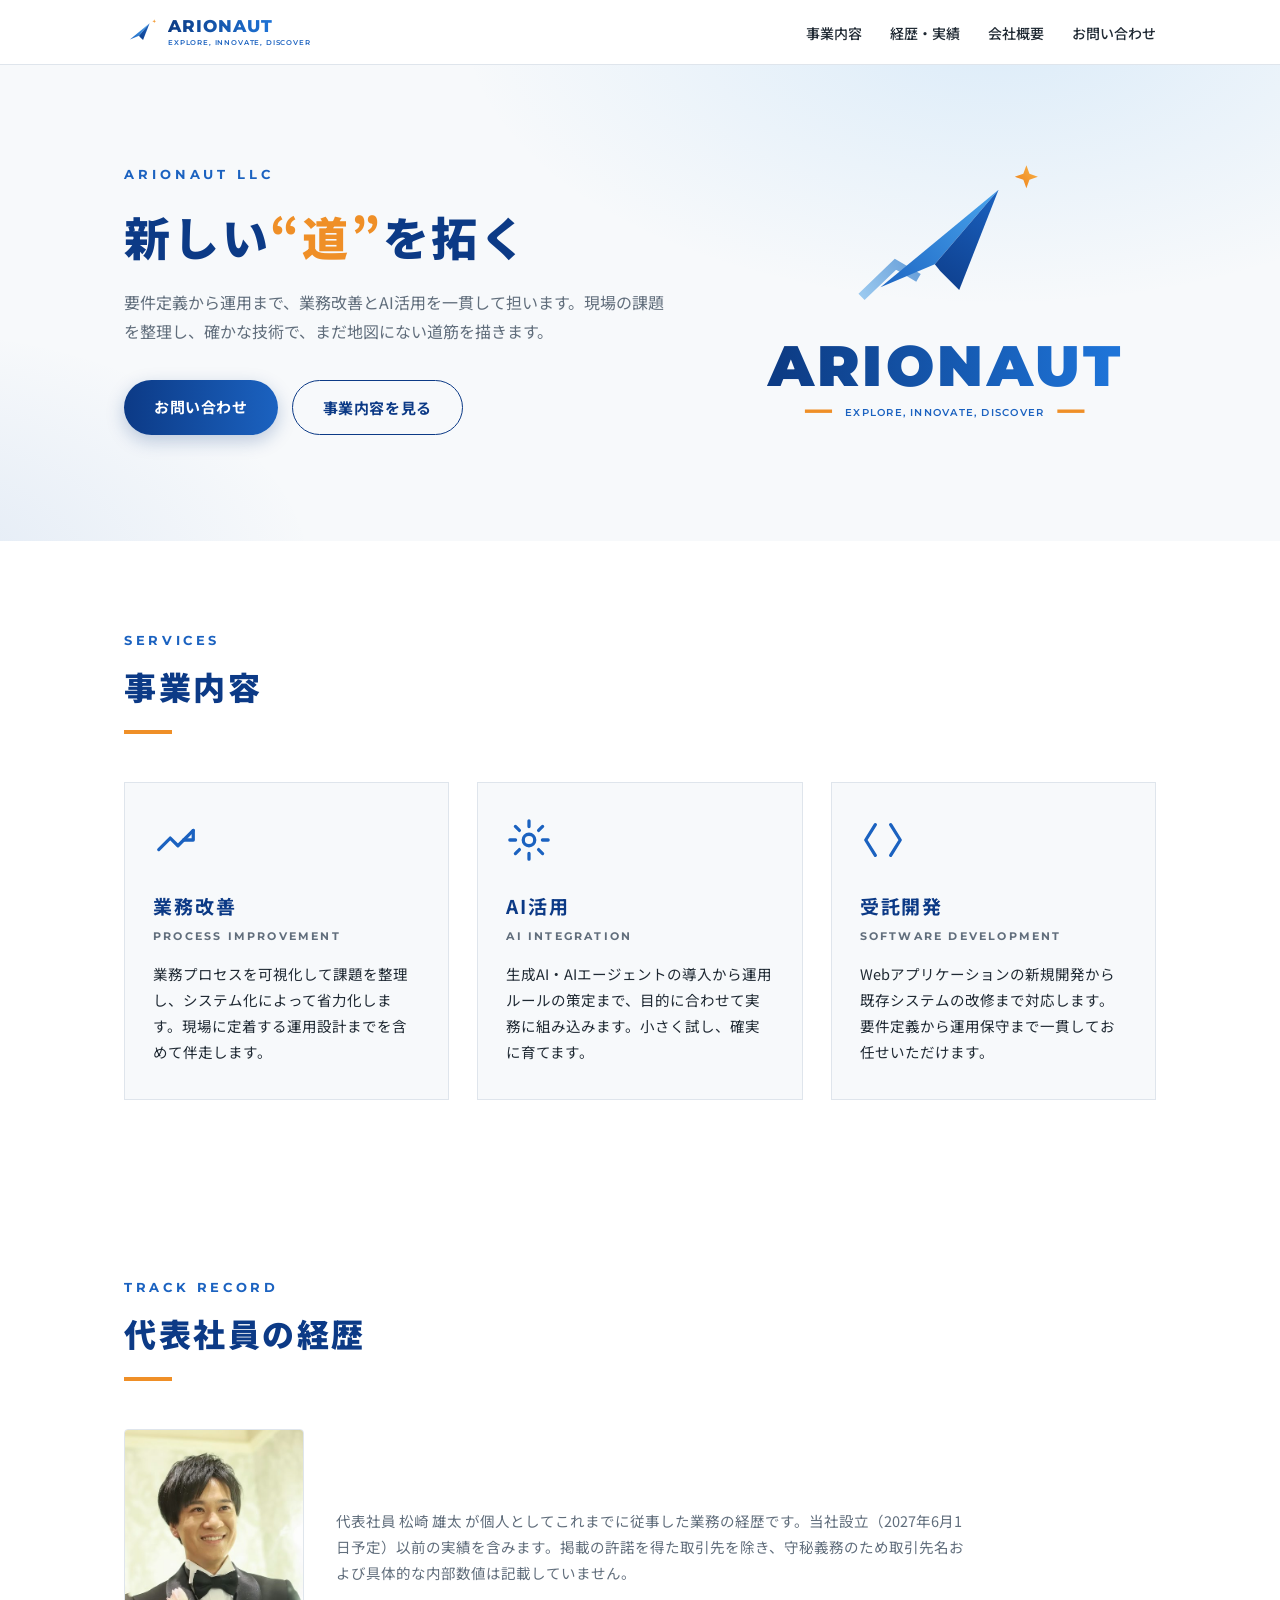
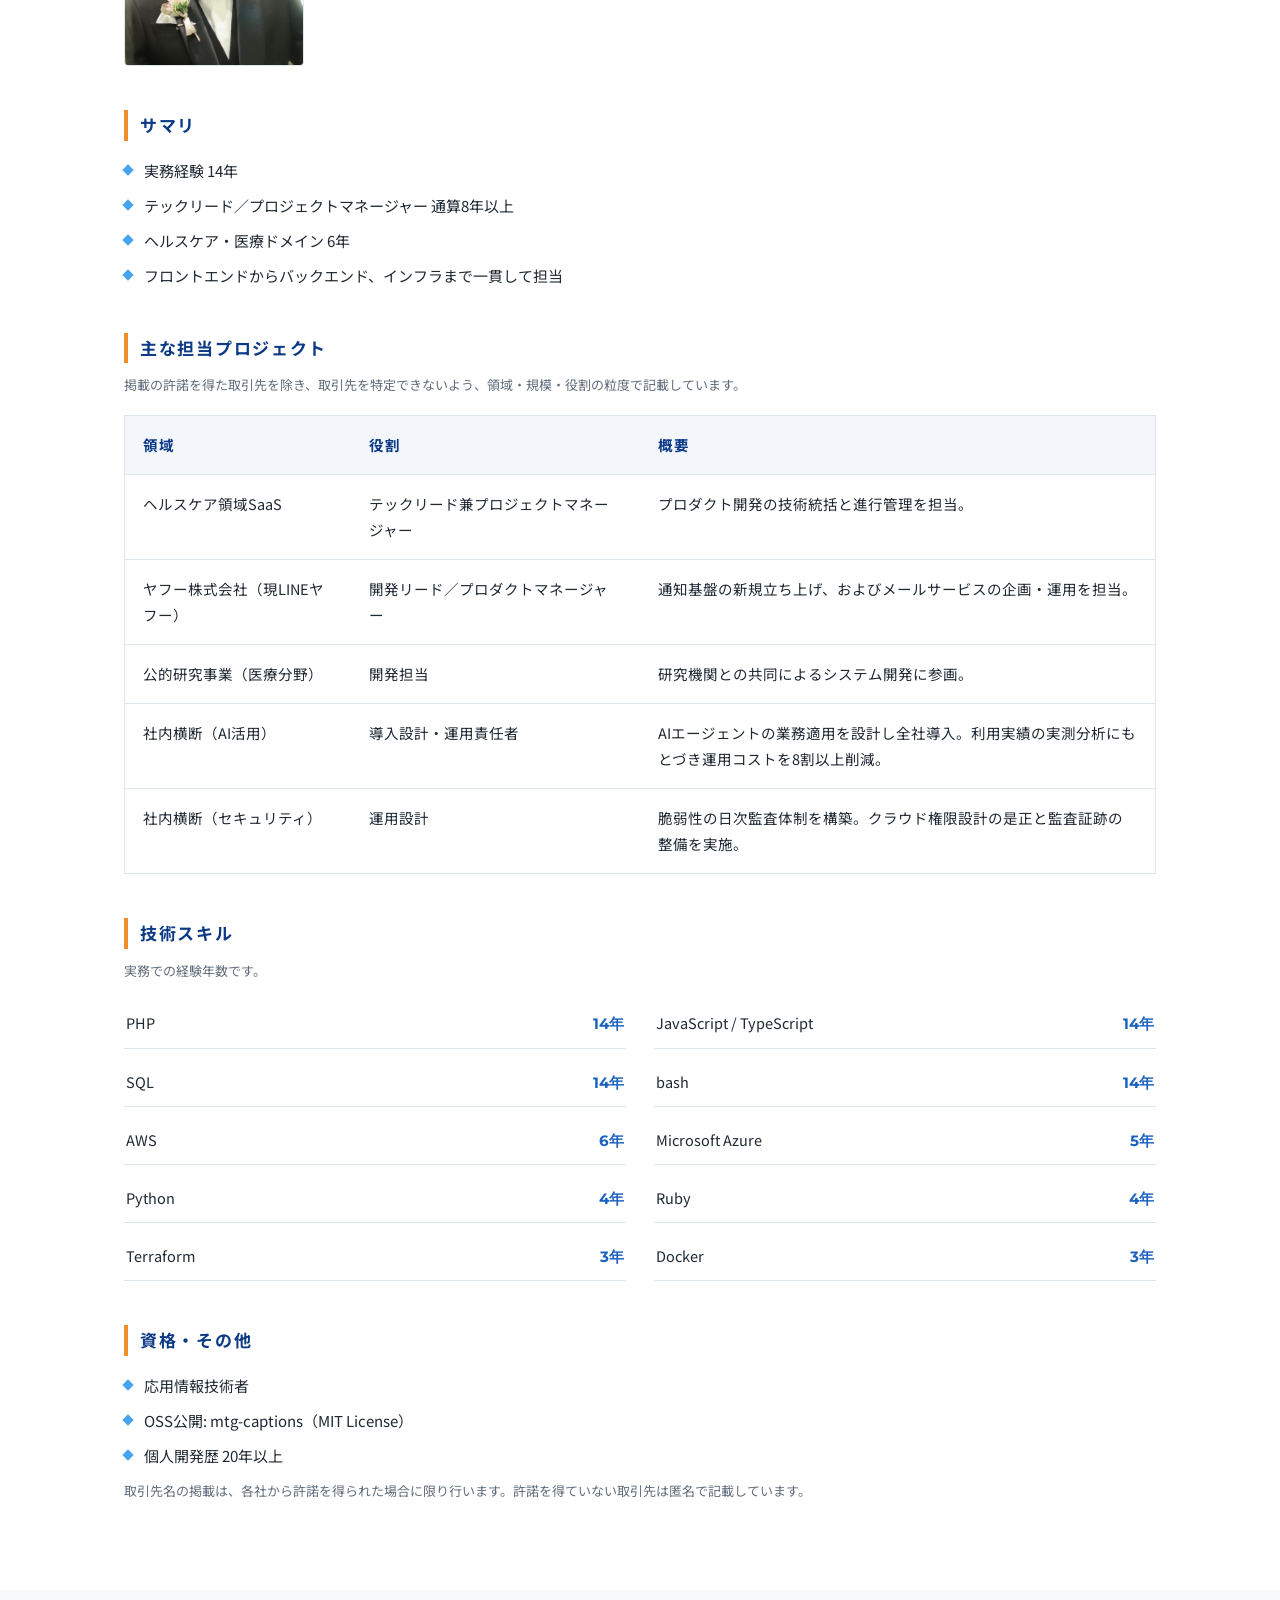
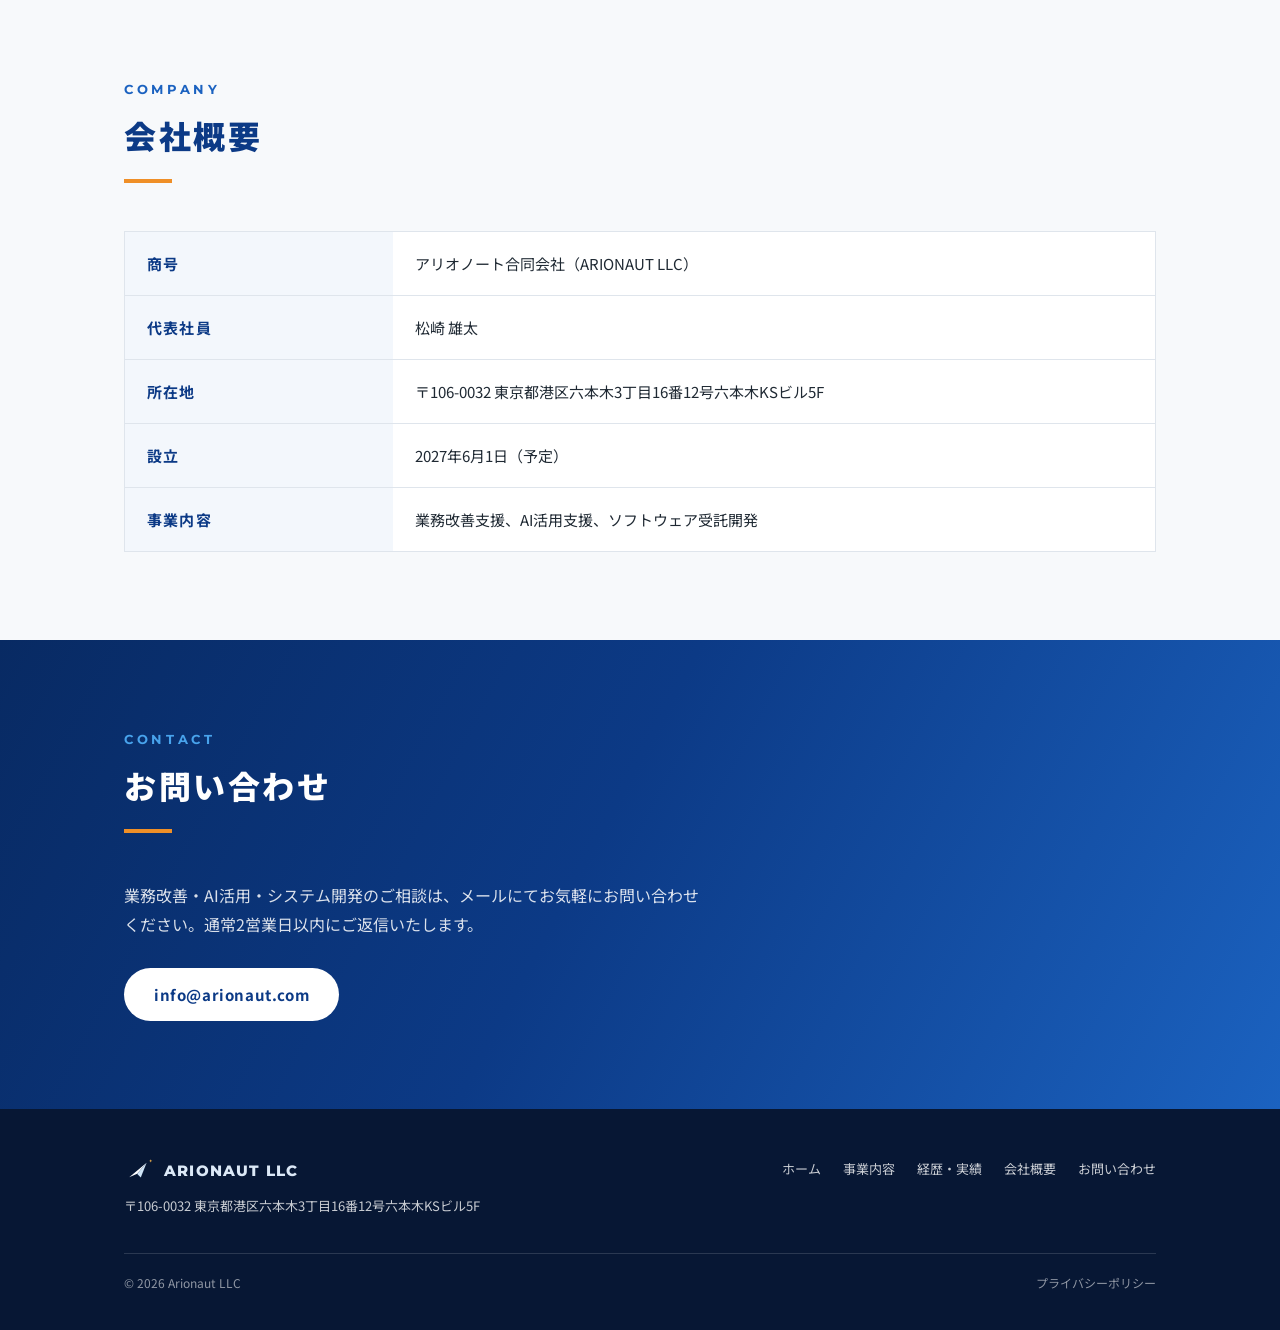
<file: index.html>
<!DOCTYPE html>
<html lang="ja">
<head>
<meta charset="utf-8">

<!-- Google tag (gtag.js) -->
<script async src="https://www.googletagmanager.com/gtag/js?id=G-CYB92CFMGY"></script>
<script>
  window.dataLayer = window.dataLayer || [];
  function gtag(){dataLayer.push(arguments);}
  gtag('js', new Date());

  gtag('config', 'G-CYB92CFMGY');
</script>

<meta name="viewport" content="width=device-width, initial-scale=1">
<title>アリオノート合同会社 | 新しい“道”を拓く</title>
<meta name="description" content="アリオノート合同会社 — 要件定義から運用まで、業務改善とAI活用を一貫して担います。">
<link rel="canonical" href="https://arionaut.com/">
<meta name="theme-color" content="#0c3a86">
<meta name="format-detection" content="telephone=no">

<meta property="og:type" content="website">
<meta property="og:site_name" content="アリオノート合同会社">
<meta property="og:title" content="アリオノート合同会社 | 新しい“道”を拓く">
<meta property="og:description" content="アリオノート合同会社 — 要件定義から運用まで、業務改善とAI活用を一貫して担います。">
<meta property="og:url" content="https://arionaut.com/">
<meta property="og:image" content="https://arionaut.com/assets/ogp.png">
<meta property="og:image:width" content="1200">
<meta property="og:image:height" content="630">
<meta property="og:locale" content="ja_JP">
<meta name="twitter:card" content="summary_large_image">

<link rel="icon" href="assets/favicon.svg" type="image/svg+xml">
<link rel="icon" href="assets/favicon.ico" sizes="any">
<link rel="apple-touch-icon" href="assets/apple-touch-icon.png">
<link rel="manifest" href="site.webmanifest">
<link rel="preconnect" href="https://fonts.googleapis.com">
<link rel="preconnect" href="https://fonts.gstatic.com" crossorigin>
<link href="https://fonts.googleapis.com/css2?family=Montserrat:wght@600;700;800;900&family=Noto+Sans+JP:wght@400;500;700;900&display=swap" rel="stylesheet">
<link rel="stylesheet" href="assets/style.css">
</head>
<body>

<header>
  <div class="container nav">
    <a class="brand" href="#top" aria-label="Arionaut">
      <svg viewBox="0 0 300 230" role="img" aria-hidden="true">
        <defs>
          <linearGradient id="hw1" gradientUnits="userSpaceOnUse" x1="40" y1="190" x2="220" y2="40">
            <stop offset="0" stop-color="#1b62c0"/><stop offset="1" stop-color="#48a3ec"/>
          </linearGradient>
          <linearGradient id="hw2" gradientUnits="userSpaceOnUse" x1="120" y1="200" x2="230" y2="40">
            <stop offset="0" stop-color="#0c3a86"/><stop offset="1" stop-color="#1b62c0"/>
          </linearGradient>
          <linearGradient id="hst" gradientUnits="userSpaceOnUse" x1="250" y1="34" x2="284" y2="0">
            <stop offset="0" stop-color="#ef8117"/><stop offset="1" stop-color="#f8b64d"/>
          </linearGradient>
        </defs>
        <polygon points="52,182 226,38 132,148" fill="url(#hw1)"/>
        <polygon points="132,148 226,38 168,186 140,158" fill="url(#hw2)"/>
        <polygon points="267,2 271.5,14.5 284,19 271.5,23.5 267,36 262.5,23.5 250,19 262.5,14.5" fill="url(#hst)"/>
      </svg>
      <span class="word">
        <span class="word-en">ARIONAUT</span>
        <span class="word-tag">EXPLORE, INNOVATE, DISCOVER</span>
      </span>
    </a>
    <ul>
      <li><a href="#services">事業内容</a></li>
      <li><a href="#profile">経歴・実績</a></li>
      <li><a href="#about">会社概要</a></li>
      <li><a href="#contact">お問い合わせ</a></li>
    </ul>
  </div>
</header>

<main id="top">

  <!-- ============================================================ hero -->
  <div class="hero">
    <div class="container">
      <div class="copy">
        <p class="kicker">ARIONAUT LLC</p>
        <h1>新しい<span class="stress">“道”</span>を拓く</h1>
        <p class="lead">要件定義から運用まで、業務改善とAI活用を一貫して担います。現場の課題を整理し、確かな技術で、まだ地図にない道筋を描きます。</p>
        <div class="cta-row">
          <a class="btn btn-primary" href="#contact">お問い合わせ</a>
          <a class="btn btn-ghost" href="#services">事業内容を見る</a>
        </div>
      </div>
      <div class="art">
        <svg viewBox="0 0 560 430" role="img" aria-label="アリオノート合同会社">
          <defs>
            <linearGradient id="aw1" gradientUnits="userSpaceOnUse" x1="40" y1="190" x2="220" y2="40">
              <stop offset="0" stop-color="#1b62c0"/><stop offset="1" stop-color="#48a3ec"/>
            </linearGradient>
            <linearGradient id="aw2" gradientUnits="userSpaceOnUse" x1="120" y1="200" x2="230" y2="40">
              <stop offset="0" stop-color="#0c3a86"/><stop offset="1" stop-color="#1b62c0"/>
            </linearGradient>
            <linearGradient id="asp" gradientUnits="userSpaceOnUse" x1="20" y1="200" x2="150" y2="120">
              <stop offset="0" stop-color="#8ec4ef"/><stop offset="1" stop-color="#2f74c4"/>
            </linearGradient>
            <linearGradient id="ast" gradientUnits="userSpaceOnUse" x1="250" y1="34" x2="284" y2="0">
              <stop offset="0" stop-color="#ef8117"/><stop offset="1" stop-color="#f8b64d"/>
            </linearGradient>
            <linearGradient id="awm" gradientUnits="userSpaceOnUse" x1="36" y1="0" x2="524" y2="0">
              <stop offset="0" stop-color="#0d3c85"/><stop offset="1" stop-color="#1e74d8"/>
            </linearGradient>
          </defs>
          <g transform="translate(130,16)">
            <polyline points="24,196 74,148 108,168" stroke="url(#asp)" stroke-width="13" fill="none" stroke-linejoin="miter" stroke-miterlimit="12" opacity="0.85"/>
            <polygon points="52,182 226,38 132,148" fill="url(#aw1)"/>
            <polygon points="132,148 226,38 168,186 140,158" fill="url(#aw2)"/>
            <polygon points="267,2 271.5,14.5 284,19 271.5,23.5 267,36 262.5,23.5 250,19 262.5,14.5" fill="url(#ast)"/>
          </g>
          <text x="277.5" y="344" text-anchor="middle" font-family="Montserrat, 'Helvetica Neue', Arial, sans-serif" font-weight="900" font-size="84" letter-spacing="5.04" fill="url(#awm)">ARIONAUT</text>
          <rect x="70.6" y="378" width="40" height="5" fill="#ef8f27"/>
          <rect x="442.6" y="378" width="40" height="5" fill="#ef8f27"/>
          <text id="hero-tagline" x="276.6" y="388" text-anchor="middle" font-family="Montserrat, 'Helvetica Neue', Arial, sans-serif" font-weight="600" font-size="15" letter-spacing="1.8" fill="#1b62c0">EXPLORE, INNOVATE, DISCOVER</text>
        </svg>
      </div>
    </div>
  </div>

  <!-- ======================================================== services -->
  <section class="services" id="services">
    <div class="container">
      <div class="sec-head">
        <div class="en">SERVICES</div>
        <h2>事業内容</h2>
        <div class="rule"></div>
      </div>
      <div class="svc-grid">
        <div class="svc">
          <svg class="icon" viewBox="0 0 24 24" fill="none" stroke="#1b62c0" stroke-width="1.7" stroke-linecap="round" stroke-linejoin="round" aria-hidden="true">
            <path d="M3 17l6-6 4 4 8-8"/><path d="M21 7v5h-5"/>
          </svg>
          <h3>業務改善</h3>
          <div class="en">PROCESS IMPROVEMENT</div>
          <p>業務プロセスを可視化して課題を整理し、システム化によって省力化します。現場に定着する運用設計までを含めて伴走します。</p>
        </div>
        <div class="svc">
          <svg class="icon" viewBox="0 0 24 24" fill="none" stroke="#1b62c0" stroke-width="1.7" stroke-linecap="round" stroke-linejoin="round" aria-hidden="true">
            <circle cx="12" cy="12" r="3"/><path d="M12 2v3M12 19v3M2 12h3M19 12h3M4.9 4.9l2.1 2.1M17 17l2.1 2.1M19.1 4.9L17 7M7 17l-2.1 2.1"/>
          </svg>
          <h3>AI活用</h3>
          <div class="en">AI INTEGRATION</div>
          <p>生成AI・AIエージェントの導入から運用ルールの策定まで、目的に合わせて実務に組み込みます。小さく試し、確実に育てます。</p>
        </div>
        <div class="svc">
          <svg class="icon" viewBox="0 0 24 24" fill="none" stroke="#1b62c0" stroke-width="1.7" stroke-linecap="round" stroke-linejoin="round" aria-hidden="true">
            <path d="M8 4l-5 8 5 8M16 4l5 8-5 8"/>
          </svg>
          <h3>受託開発</h3>
          <div class="en">SOFTWARE DEVELOPMENT</div>
          <p>Webアプリケーションの新規開発から既存システムの改修まで対応します。要件定義から運用保守まで一貫してお任せいただけます。</p>
        </div>
      </div>
    </div>
  </section>

  <!-- ========================================================= profile -->
  <section class="profile" id="profile">
    <div class="container">
      <div class="sec-head">
        <div class="en">TRACK RECORD</div>
        <h2>代表社員の経歴</h2>
        <div class="rule"></div>
      </div>
      <div class="profile-intro">
        <img class="profile-photo" src="assets/profile-photo.jpg" alt="代表社員 松崎 雄太" width="440" height="581" loading="lazy" decoding="async">
        <p class="sec-lead">代表社員 松崎 雄太 が個人としてこれまでに従事した業務の経歴です。当社設立（2027年6月1日予定）以前の実績を含みます。掲載の許諾を得た取引先を除き、守秘義務のため取引先名および具体的な内部数値は記載していません。</p>
      </div>

      <h3 class="sub">サマリ</h3>
      <ul class="facts">
        <li>実務経験 14年</li>
        <li>テックリード／プロジェクトマネージャー 通算8年以上</li>
        <li>ヘルスケア・医療ドメイン 6年</li>
        <li>フロントエンドからバックエンド、インフラまで一貫して担当</li>
      </ul>

      <h3 class="sub">主な担当プロジェクト</h3>
      <p class="note">掲載の許諾を得た取引先を除き、取引先を特定できないよう、領域・規模・役割の粒度で記載しています。</p>
      <div class="table-scroll">
        <table class="rec">
          <thead>
            <tr><th scope="col">領域</th><th scope="col">役割</th><th scope="col">概要</th></tr>
          </thead>
          <tbody>
            <tr>
              <td>ヘルスケア領域SaaS</td>
              <td>テックリード兼プロジェクトマネージャー</td>
              <td>プロダクト開発の技術統括と進行管理を担当。</td>
            </tr>
            <tr>
              <td>ヤフー株式会社（現LINEヤフー）</td>
              <td>開発リード／プロダクトマネージャー</td>
              <td>通知基盤の新規立ち上げ、およびメールサービスの企画・運用を担当。</td>
            </tr>
            <tr>
              <td>公的研究事業（医療分野）</td>
              <td>開発担当</td>
              <td>研究機関との共同によるシステム開発に参画。</td>
            </tr>
            <tr>
              <td>社内横断（AI活用）</td>
              <td>導入設計・運用責任者</td>
              <td>AIエージェントの業務適用を設計し全社導入。利用実績の実測分析にもとづき運用コストを8割以上削減。</td>
            </tr>
            <tr>
              <td>社内横断（セキュリティ）</td>
              <td>運用設計</td>
              <td>脆弱性の日次監査体制を構築。クラウド権限設計の是正と監査証跡の整備を実施。</td>
            </tr>
          </tbody>
        </table>
      </div>

      <h3 class="sub">技術スキル</h3>
      <p class="note">実務での経験年数です。</p>
      <ul class="skills">
        <li><span>PHP</span><span class="yr">14年</span></li>
        <li><span>JavaScript / TypeScript</span><span class="yr">14年</span></li>
        <li><span>SQL</span><span class="yr">14年</span></li>
        <li><span>bash</span><span class="yr">14年</span></li>
        <li><span>AWS</span><span class="yr">6年</span></li>
        <li><span>Microsoft Azure</span><span class="yr">5年</span></li>
        <li><span>Python</span><span class="yr">4年</span></li>
        <li><span>Ruby</span><span class="yr">4年</span></li>
        <li><span>Terraform</span><span class="yr">3年</span></li>
        <li><span>Docker</span><span class="yr">3年</span></li>
      </ul>

      <h3 class="sub">資格・その他</h3>
      <ul class="facts">
        <li>応用情報技術者</li>
        <li>OSS公開: mtg-captions（MIT License）</li>
        <li>個人開発歴 20年以上</li>
      </ul>
      <p class="note">取引先名の掲載は、各社から許諾を得られた場合に限り行います。許諾を得ていない取引先は匿名で記載しています。</p>
    </div>
  </section>

  <!-- =========================================================== about -->
  <section class="about" id="about">
    <div class="container">
      <div class="sec-head">
        <div class="en">COMPANY</div>
        <h2>会社概要</h2>
        <div class="rule"></div>
      </div>
      <table>
        <tr><th>商号</th><td>アリオノート合同会社（ARIONAUT LLC）</td></tr>
        <tr><th>代表社員</th><td>松崎 雄太</td></tr>
        <tr><th>所在地</th><td>〒106-0032 東京都港区六本木3丁目16番12号六本木KSビル5F</td></tr>
        <tr><th>設立</th><td>2027年6月1日（予定）</td></tr>
        <tr><th>事業内容</th><td>業務改善支援、AI活用支援、ソフトウェア受託開発</td></tr>
      </table>
    </div>
  </section>

  <!-- ========================================================= contact -->
  <section class="contact-sec" id="contact">
    <div class="container">
      <div class="sec-head">
        <div class="en">CONTACT</div>
        <h2>お問い合わせ</h2>
        <div class="rule"></div>
      </div>
      <p>業務改善・AI活用・システム開発のご相談は、メールにてお気軽にお問い合わせください。通常2営業日以内にご返信いたします。</p>
      <a class="btn btn-primary" href="mailto:info@arionaut.com">info@arionaut.com</a>
    </div>
  </section>

</main>

<footer>
  <div class="container">
    <div class="cols">
      <div>
        <div class="brand">
          <svg viewBox="0 0 300 230" aria-hidden="true">
            <polygon points="52,182 226,38 132,148" fill="#ffffff"/>
            <polygon points="132,148 226,38 168,186 140,158" fill="#cfe4f7"/>
            <polygon points="267,2 271.5,14.5 284,19 271.5,23.5 267,36 262.5,23.5 250,19 262.5,14.5" fill="#f8b64d"/>
          </svg>
          <span class="word">ARIONAUT LLC</span>
        </div>
        <div class="addr">〒106-0032 東京都港区六本木3丁目16番12号六本木KSビル5F</div>
      </div>
      <nav>
        <ul>
          <li><a href="#top">ホーム</a></li>
          <li><a href="#services">事業内容</a></li>
          <li><a href="#profile">経歴・実績</a></li>
          <li><a href="#about">会社概要</a></li>
          <li><a href="#contact">お問い合わせ</a></li>
        </ul>
      </nav>
    </div>
    <div class="legal">
      <span>&copy; 2026 Arionaut LLC</span>
      <a href="privacy.html" style="color: rgba(255,255,255,.55);">プライバシーポリシー</a>
    </div>
  </div>
</footer>


<script type="application/ld+json">
{
  "@context": "https://schema.org",
  "@type": "Organization",
  "name": "\u30a2\u30ea\u30aa\u30ce\u30fc\u30c8\u5408\u540c\u4f1a\u793e",
  "alternateName": "ARIONAUT LLC",
  "url": "https://arionaut.com/",
  "logo": "https://arionaut.com/assets/icon-512.png",
  "image": "https://arionaut.com/assets/ogp.png",
  "email": "info@arionaut.com",
  "founder": { "@type": "Person", "name": "\u677e\u5d0e \u96c4\u592a" },
  "foundingDate": "2027-06-01",
  "address": {
    "@type": "PostalAddress",
    "addressCountry": "JP",
    "postalCode": "106-0032",
    "addressRegion": "\u6771\u4eac\u90fd",
    "addressLocality": "\u6e2f\u533a",
    "streetAddress": "\u516d\u672c\u67283\u4e01\u76ee16\u756a12\u53f7\u516d\u672c\u6728KS\u30d3\u30eb5F"
  }
}
</script>

</body>
</html>
</file>
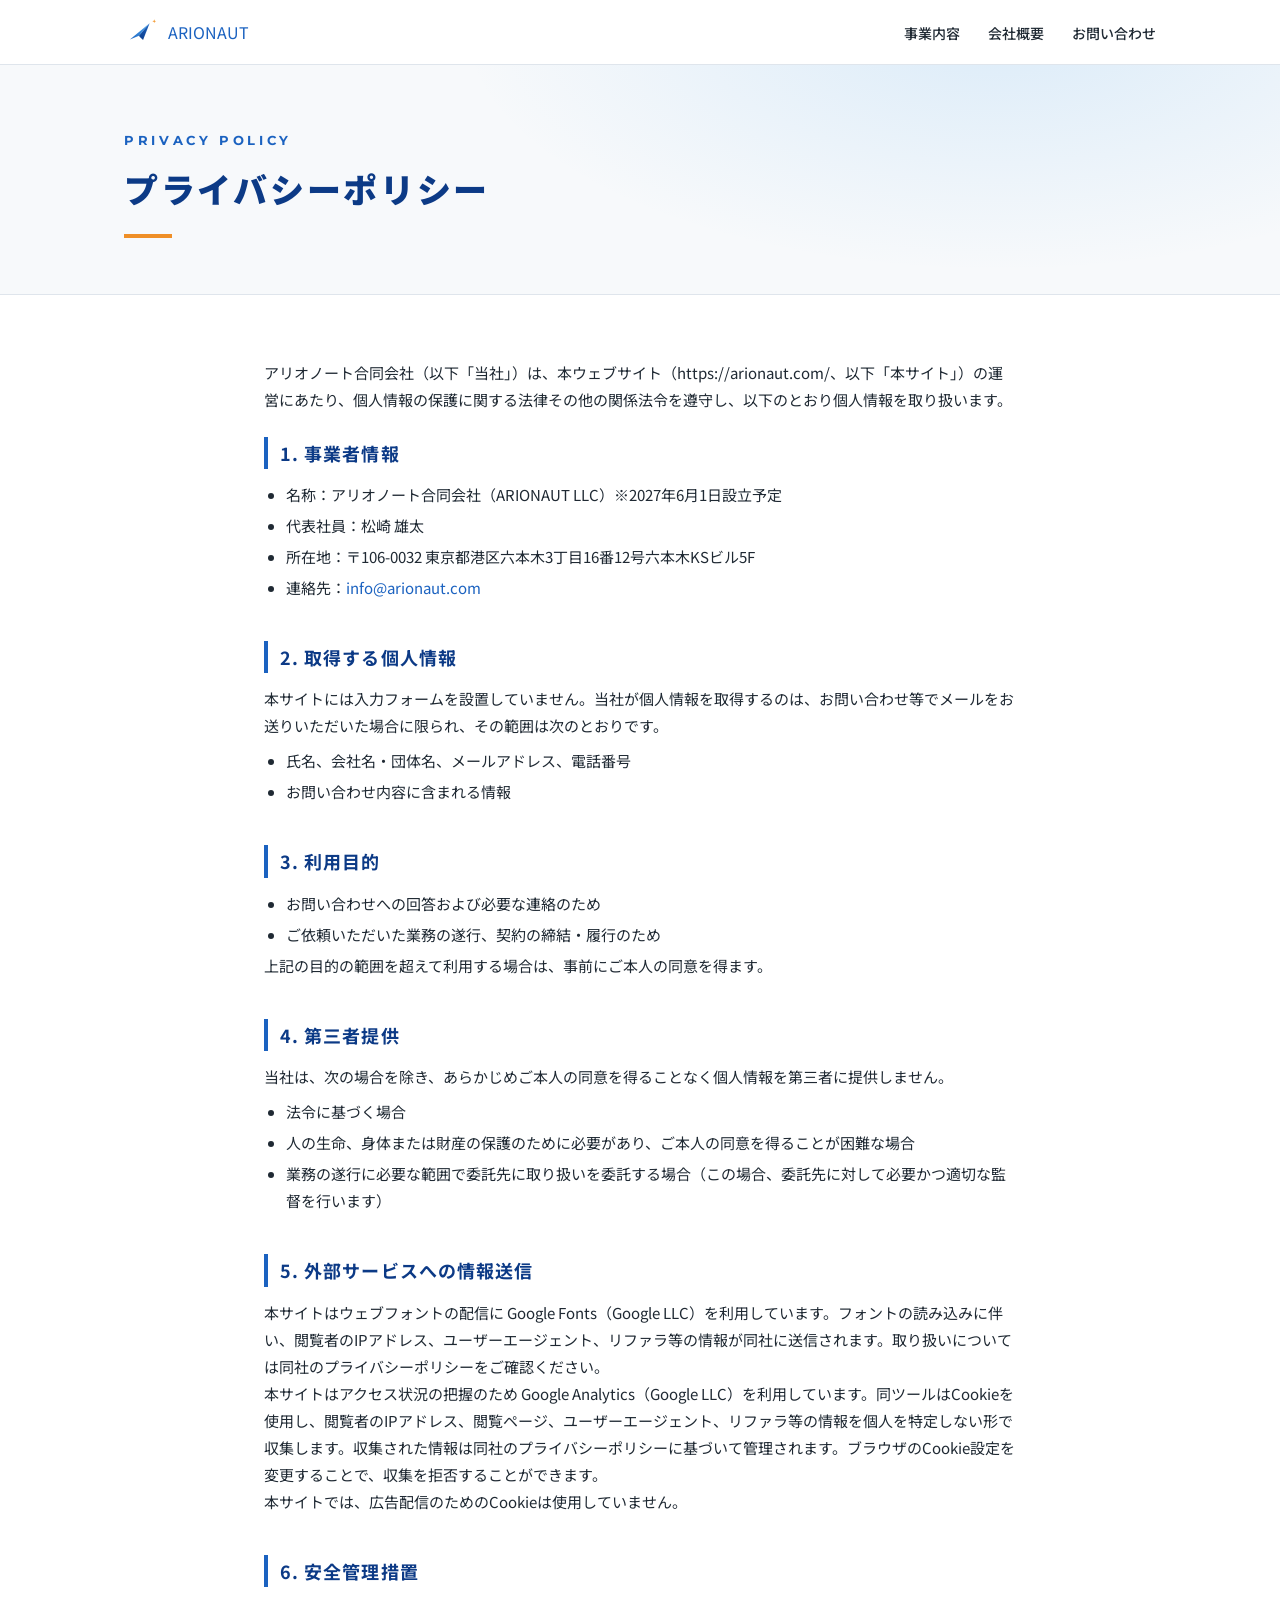
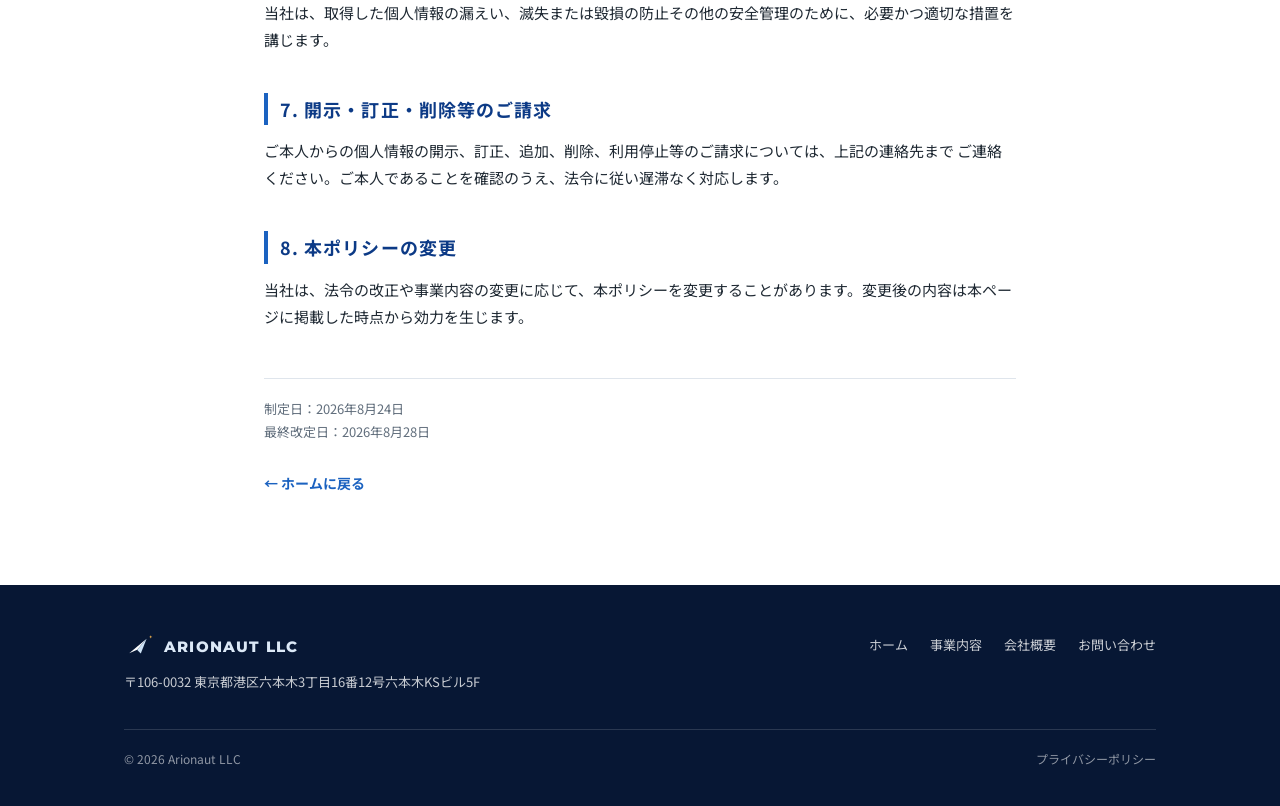
<file: privacy.html>
<!DOCTYPE html>
<html lang="ja">
<head>
<meta charset="utf-8">

<!-- Google tag (gtag.js) -->
<script async src="https://www.googletagmanager.com/gtag/js?id=G-CYB92CFMGY"></script>
<script>
  window.dataLayer = window.dataLayer || [];
  function gtag(){dataLayer.push(arguments);}
  gtag('js', new Date());

  gtag('config', 'G-CYB92CFMGY');
</script>

<meta name="viewport" content="width=device-width, initial-scale=1">
<title>プライバシーポリシー | アリオノート合同会社</title>
<meta name="description" content="アリオノート合同会社のプライバシーポリシー（個人情報の取り扱いについて）。">
<meta name="robots" content="index,follow">
<link rel="canonical" href="https://arionaut.com/privacy.html">
<meta name="theme-color" content="#0c3a86">
<meta property="og:type" content="article">
<meta property="og:site_name" content="アリオノート合同会社">
<meta property="og:title" content="プライバシーポリシー | アリオノート合同会社">
<meta property="og:description" content="アリオノート合同会社のプライバシーポリシー（個人情報の取り扱いについて）。">
<meta property="og:url" content="https://arionaut.com/privacy.html">
<meta property="og:image" content="https://arionaut.com/assets/ogp.png">
<meta property="og:locale" content="ja_JP">
<meta name="twitter:card" content="summary_large_image">
<link rel="icon" href="assets/favicon.svg" type="image/svg+xml">
<link rel="icon" href="assets/favicon.ico" sizes="any">
<link rel="apple-touch-icon" href="assets/apple-touch-icon.png">
<link rel="manifest" href="site.webmanifest">
<link rel="preconnect" href="https://fonts.googleapis.com">
<link rel="preconnect" href="https://fonts.gstatic.com" crossorigin>
<link href="https://fonts.googleapis.com/css2?family=Montserrat:wght@600;700;800;900&family=Noto+Sans+JP:wght@400;500;700;900&display=swap" rel="stylesheet">
<link rel="stylesheet" href="assets/style.css">
</head>
<body>

<header>
  <div class="container nav">
    <a class="brand" href="index.html#top" aria-label="Arionaut">
      <svg viewBox="0 0 300 230" role="img" aria-hidden="true">
        <defs>
          <linearGradient id="hw1" gradientUnits="userSpaceOnUse" x1="40" y1="190" x2="220" y2="40">
            <stop offset="0" stop-color="#1b62c0"/><stop offset="1" stop-color="#48a3ec"/>
          </linearGradient>
          <linearGradient id="hw2" gradientUnits="userSpaceOnUse" x1="120" y1="200" x2="230" y2="40">
            <stop offset="0" stop-color="#0c3a86"/><stop offset="1" stop-color="#1b62c0"/>
          </linearGradient>
          <linearGradient id="hst" gradientUnits="userSpaceOnUse" x1="250" y1="34" x2="284" y2="0">
            <stop offset="0" stop-color="#ef8117"/><stop offset="1" stop-color="#f8b64d"/>
          </linearGradient>
        </defs>
        <polygon points="52,182 226,38 132,148" fill="url(#hw1)"/>
        <polygon points="132,148 226,38 168,186 140,158" fill="url(#hw2)"/>
        <polygon points="267,2 271.5,14.5 284,19 271.5,23.5 267,36 262.5,23.5 250,19 262.5,14.5" fill="url(#hst)"/>
      </svg>
      <span class="word">ARIONAUT</span>
    </a>
    <ul>
      <li><a href="index.html#services">事業内容</a></li>
      <li><a href="index.html#about">会社概要</a></li>
      <li><a href="index.html#contact">お問い合わせ</a></li>
    </ul>
  </div>
</header>

<main id="top">
  <div class="page-head">
    <div class="container">
      <div class="en">PRIVACY POLICY</div>
      <h1>プライバシーポリシー</h1>
      <div class="rule"></div>
    </div>
  </div>

  <section class="doc">
    <div class="container">
      <p>アリオノート合同会社（以下「当社」）は、本ウェブサイト（https://arionaut.com/、以下「本サイト」）の運営にあたり、個人情報の保護に関する法律その他の関係法令を遵守し、以下のとおり個人情報を取り扱います。</p>

      <h2>1. 事業者情報</h2>
      <ul>
        <li>名称：アリオノート合同会社（ARIONAUT LLC）※2027年6月1日設立予定</li>
        <li>代表社員：松崎 雄太</li>
        <li>所在地：〒106-0032 東京都港区六本木3丁目16番12号六本木KSビル5F</li>
        <li>連絡先：<a href="mailto:info@arionaut.com">info@arionaut.com</a></li>
      </ul>

      <h2>2. 取得する個人情報</h2>
      <p>本サイトには入力フォームを設置していません。当社が個人情報を取得するのは、お問い合わせ等でメールをお送りいただいた場合に限られ、その範囲は次のとおりです。</p>
      <ul>
        <li>氏名、会社名・団体名、メールアドレス、電話番号</li>
        <li>お問い合わせ内容に含まれる情報</li>
      </ul>

      <h2>3. 利用目的</h2>
      <ul>
        <li>お問い合わせへの回答および必要な連絡のため</li>
        <li>ご依頼いただいた業務の遂行、契約の締結・履行のため</li>
      </ul>
      <p>上記の目的の範囲を超えて利用する場合は、事前にご本人の同意を得ます。</p>

      <h2>4. 第三者提供</h2>
      <p>当社は、次の場合を除き、あらかじめご本人の同意を得ることなく個人情報を第三者に提供しません。</p>
      <ul>
        <li>法令に基づく場合</li>
        <li>人の生命、身体または財産の保護のために必要があり、ご本人の同意を得ることが困難な場合</li>
        <li>業務の遂行に必要な範囲で委託先に取り扱いを委託する場合（この場合、委託先に対して必要かつ適切な監督を行います）</li>
      </ul>

      <h2>5. 外部サービスへの情報送信</h2>
      <p>本サイトはウェブフォントの配信に Google Fonts（Google LLC）を利用しています。フォントの読み込みに伴い、閲覧者のIPアドレス、ユーザーエージェント、リファラ等の情報が同社に送信されます。取り扱いについては同社のプライバシーポリシーをご確認ください。</p>
      <p>本サイトはアクセス状況の把握のため Google Analytics（Google LLC）を利用しています。同ツールはCookieを使用し、閲覧者のIPアドレス、閲覧ページ、ユーザーエージェント、リファラ等の情報を個人を特定しない形で収集します。収集された情報は同社のプライバシーポリシーに基づいて管理されます。ブラウザのCookie設定を変更することで、収集を拒否することができます。</p>
      <p>本サイトでは、広告配信のためのCookieは使用していません。</p>

      <h2>6. 安全管理措置</h2>
      <p>当社は、取得した個人情報の漏えい、滅失または毀損の防止その他の安全管理のために、必要かつ適切な措置を講じます。</p>

      <h2>7. 開示・訂正・削除等のご請求</h2>
      <p>ご本人からの個人情報の開示、訂正、追加、削除、利用停止等のご請求については、上記の連絡先まで
      ご連絡ください。ご本人であることを確認のうえ、法令に従い遅滞なく対応します。</p>

      <h2>8. 本ポリシーの変更</h2>
      <p>当社は、法令の改正や事業内容の変更に応じて、本ポリシーを変更することがあります。変更後の内容は本ページに掲載した時点から効力を生じます。</p>

      <div class="meta">
        制定日：2026年8月24日<br>
        最終改定日：2026年8月28日
      </div>
      <a class="back" href="index.html">&larr; ホームに戻る</a>
    </div>
  </section>
</main>

<footer>
  <div class="container">
    <div class="cols">
      <div>
        <div class="brand">
          <svg viewBox="0 0 300 230" aria-hidden="true">
            <polygon points="52,182 226,38 132,148" fill="#ffffff"/>
            <polygon points="132,148 226,38 168,186 140,158" fill="#cfe4f7"/>
            <polygon points="267,2 271.5,14.5 284,19 271.5,23.5 267,36 262.5,23.5 250,19 262.5,14.5" fill="#f8b64d"/>
          </svg>
          <span class="word">ARIONAUT LLC</span>
        </div>
        <div class="addr">〒106-0032 東京都港区六本木3丁目16番12号六本木KSビル5F</div>
      </div>
      <nav>
        <ul>
          <li><a href="index.html#top">ホーム</a></li>
          <li><a href="index.html#services">事業内容</a></li>
          <li><a href="index.html#about">会社概要</a></li>
          <li><a href="index.html#contact">お問い合わせ</a></li>
        </ul>
      </nav>
    </div>
    <div class="legal">
      <span>&copy; 2026 Arionaut LLC</span>
      <a href="privacy.html" style="color: rgba(255,255,255,.55);">プライバシーポリシー</a>
    </div>
  </div>
</footer>

</body>
</html>
</file>
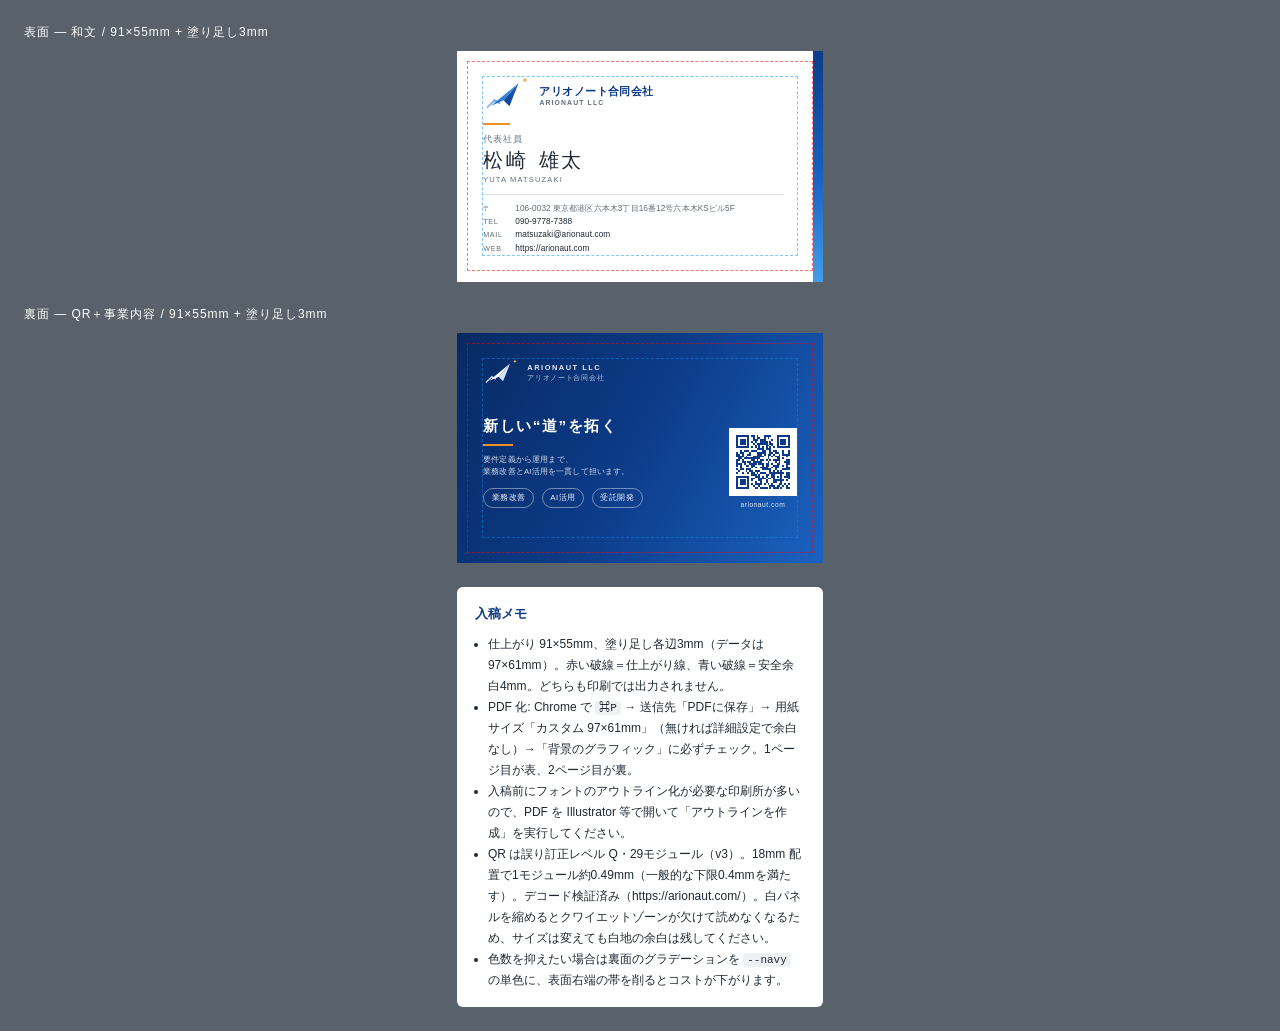
<file: brand/namecard/arionaut-namecard.html>
<!DOCTYPE html>
<html lang="ja">
<head>
<meta charset="utf-8">
<title>アリオノート合同会社 名刺データ</title>
<style>
/* ==================================================================
   名刺データ アリオノート合同会社
   仕上がり 91 × 55mm（日本標準・4号） / 塗り足し 3mm / 安全余白 4mm
   印刷面付け: 97 × 61mm を 1ページ 1面、計 2ページ（表・裏）
   ================================================================== */

:root{
  --navy:   #0c3a86;   /* ロゴのグラデ始点 */
  --mid:    #1b62c0;
  --cyan:   #48a3ec;
  --orange: #ef8f27;   /* ロゴの星 */
  --ink:    #1f2933;
  --muted:  #616e7c;
  --paper:  #ffffff;

  --trim-w: 91mm;
  --trim-h: 55mm;
  --bleed:  3mm;
  --safe:   4mm;       /* 仕上がり線からの安全余白 */

  --jp: "Noto Sans JP", "Hiragino Kaku Gothic ProN", "Hiragino Sans",
        "Yu Gothic Medium", "Yu Gothic", "Meiryo", sans-serif;
  --en: "Helvetica Neue", "Arial", "Noto Sans", sans-serif;
}

*{ box-sizing: border-box; margin: 0; padding: 0; }

/* ------------------------------------------------------------ 台紙 */
body{
  background: #59626b;
  font-family: var(--jp);
  color: var(--ink);
  -webkit-font-smoothing: antialiased;
  padding: 24px;
  display: flex;
  flex-direction: column;
  align-items: center;
  gap: 24px;
}

/* --------------------------------------------------- カード本体 */
.card{
  position: relative;
  width:  calc(var(--trim-w) + var(--bleed) * 2);   /* 97mm */
  height: calc(var(--trim-h) + var(--bleed) * 2);   /* 61mm */
  overflow: hidden;
  background: var(--paper);
  padding: var(--bleed);
}

.trim{
  position: relative;
  width: 100%;
  height: 100%;
}

/* 画面確認用のガイド（印刷では消える） */
.guide{
  position: absolute;
  inset: var(--bleed);
  pointer-events: none;
  outline: 0.2mm dashed rgba(255,0,0,.55);   /* 仕上がり線 */
  z-index: 90;
}
.guide::after{
  content: "";
  position: absolute;
  inset: var(--safe);
  outline: 0.2mm dashed rgba(0,140,255,.5);  /* 安全余白 */
}

/* ============================================================ 表面 */
.front{ background: var(--paper); }

/* 右端の全断ちアクセント（ロゴのグラデーションを引用） */
.front .edge{
  position: absolute;
  top:   calc(var(--bleed) * -1);
  right: calc(var(--bleed) * -1);
  width:  calc(2.6mm + var(--bleed));
  height: calc(100% + var(--bleed) * 2);
  background: linear-gradient(180deg, var(--navy) 0%, var(--mid) 55%, var(--cyan) 100%);
}

.front .inner{
  position: absolute;
  inset: var(--safe);
  right: calc(var(--safe) + 3.4mm);
  display: flex;
  flex-direction: column;
}

/* --- 社名ロックアップ --- */
.brand{
  display: flex;
  align-items: center;
  gap: 2.4mm;
}
.brand .mark{ width: 12.5mm; flex: none; display: block; }
.brand .names{ display: flex; flex-direction: column; gap: 0.5mm; }
.brand .ja{
  font-size: 8.2pt;
  font-weight: 700;
  letter-spacing: .04em;
  color: var(--navy);
  line-height: 1.1;
}
.brand .en{
  font-family: var(--en);
  font-size: 5.1pt;
  font-weight: 600;
  letter-spacing: .17em;
  color: var(--muted);
  line-height: 1.1;
}

/* --- 氏名 --- */
.person{ margin-top: auto; margin-bottom: auto; }
.person .rule{
  width: 7mm;
  height: 0.6mm;
  background: var(--orange);
  margin-bottom: 2.2mm;
}
.person .title{
  font-size: 6.6pt;
  letter-spacing: .12em;
  color: var(--muted);
  margin-bottom: 1.2mm;
}
.person .name{
  font-size: 15pt;
  font-weight: 500;
  letter-spacing: .12em;
  color: var(--ink);
  line-height: 1;
}
/* 姓と名の間（半角スペースだと詰まって見えるため実寸で確保） */
.person .name .sp{ display: inline-block; width: 0.55em; }
.person .romaji{
  font-family: var(--en);
  font-size: 5.6pt;
  letter-spacing: .16em;
  color: var(--muted);
  margin-top: 1.4mm;
  text-transform: uppercase;
}

/* --- 連絡先 --- */
.contact{
  border-top: 0.2mm solid #d8dde2;
  padding-top: 1.8mm;
  font-size: 6.2pt;
  line-height: 1.62;
  color: var(--ink);
  letter-spacing: .01em;
}
.contact .label{
  display: inline-block;
  width: 8.5mm;
  color: var(--muted);
  font-family: var(--en);
  font-size: 5.4pt;
  letter-spacing: .1em;
}
.contact .addr{ color: var(--muted); }

/* ============================================================ 裏面 */
.back{ background: var(--navy); color: #fff; }
.back .bg{
  position: absolute;
  inset: 0;
  background: linear-gradient(118deg, #082a63 0%, var(--navy) 46%, #1b62c0 100%);
}
.back .inner{
  position: absolute;
  inset: var(--safe);
  display: flex;
  flex-direction: column;
}

.back .brand-row{
  display: flex;
  align-items: center;
  gap: 2.2mm;
}
.back .brand-row .mark{ width: 9.5mm; flex: none; display: block; }
.back .brand-row .names{ display: flex; flex-direction: column; gap: 0.6mm; }
.back .brand-row .en{
  font-family: var(--en);
  font-size: 5.6pt;
  font-weight: 600;
  letter-spacing: .2em;
  color: rgba(255,255,255,.9);
  line-height: 1.1;
}
.back .brand-row .ja{
  font-size: 5.2pt;
  font-weight: 400;
  letter-spacing: .1em;
  color: rgba(255,255,255,.72);
  line-height: 1.1;
}

.back .body{
  margin-top: auto;
  margin-bottom: auto;
  display: flex;
  align-items: flex-end;
  justify-content: space-between;
  gap: 4mm;
}

.back .copy{ flex: 1; }

/* --- スローガン（裏面の主役） --- */
.back .slogan{
  font-size: 11.5pt;
  font-weight: 600;
  line-height: 1.35;
  letter-spacing: .1em;
  color: #fff;
  white-space: nowrap;
}
.back .slogan-rule{
  width: 8mm;
  height: 0.6mm;
  background: var(--orange);
  margin: 2mm 0;
}
.back .tagline{
  font-size: 5.9pt;
  font-weight: 400;
  line-height: 1.55;
  letter-spacing: .02em;
  color: rgba(255,255,255,.82);
  margin-bottom: 2.6mm;
}
.back .pillars{
  list-style: none;
  display: flex;
  flex-wrap: wrap;
  gap: 1.4mm 2mm;
}
.back .pillars li{
  font-size: 5.9pt;
  letter-spacing: .06em;
  padding: 0.9mm 2mm;
  border: 0.2mm solid rgba(255,255,255,.42);
  border-radius: 6mm;
  color: rgba(255,255,255,.95);
  white-space: nowrap;
}

/* --- QR パネル（白地・ネイビーモジュール／反転させない） --- */
.qr{
  flex: none;
  text-align: center;
}
.qr .panel{
  width: 18mm;
  height: 18mm;
  background: #fff;
  border-radius: 1mm;
  padding: 0;   /* クワイエットゾーンは SVG 内に 4 モジュール分含む */
  display: block;
}
.qr .panel svg{ width: 100%; height: 100%; display: block; }
.qr .url{
  font-family: var(--en);
  font-size: 5pt;
  letter-spacing: .08em;
  color: rgba(255,255,255,.88);
  margin-top: 1.2mm;
}

/* ======================================================== 画面用UI */
.sheet-label{
  color: #fff;
  font-size: 12px;
  letter-spacing: .08em;
  align-self: flex-start;
  margin-bottom: -14px;
}
.note{
  max-width: 97mm;
  background: #fff;
  border-radius: 6px;
  padding: 16px 18px;
  font-size: 12px;
  line-height: 1.75;
  color: var(--ink);
}
.note h2{ font-size: 13px; color: var(--navy); margin-bottom: 8px; }
.note ul{ padding-left: 1.1em; }
.note code{
  background: #eef1f4;
  padding: 1px 4px;
  border-radius: 3px;
  font-size: 11px;
}

/* ========================================================== 印刷時 */
@page{
  size: 97mm 61mm;
  margin: 0;
}
@media print{
  body{
    background: #fff;
    padding: 0;
    gap: 0;
    display: block;
  }
  .sheet-label, .note, .guide{ display: none !important; }
  .card{
    page-break-after: always;
    break-after: page;
  }
  .card:last-of-type{
    page-break-after: auto;
    break-after: auto;
  }
  *{
    -webkit-print-color-adjust: exact;
    print-color-adjust: exact;
  }
}
</style>
</head>
<body>

<!-- =============================================== 表面（和文） -->
<p class="sheet-label">表面 — 和文 / 91×55mm + 塗り足し3mm</p>
<div class="card front">
  <div class="guide"></div>
  <div class="edge"></div>
  <div class="trim">
    <div class="inner">

      <div class="brand">
        <svg class="mark" viewBox="0 0 300 230" role="img" aria-label="Arionaut">
          <defs>
            <linearGradient id="fw1" gradientUnits="userSpaceOnUse" x1="40" y1="190" x2="220" y2="40">
              <stop offset="0" stop-color="#1b62c0"/><stop offset="1" stop-color="#48a3ec"/>
            </linearGradient>
            <linearGradient id="fw2" gradientUnits="userSpaceOnUse" x1="120" y1="200" x2="230" y2="40">
              <stop offset="0" stop-color="#0c3a86"/><stop offset="1" stop-color="#1b62c0"/>
            </linearGradient>
            <linearGradient id="fsp" gradientUnits="userSpaceOnUse" x1="20" y1="200" x2="150" y2="120">
              <stop offset="0" stop-color="#8ec4ef"/><stop offset="1" stop-color="#2f74c4"/>
            </linearGradient>
            <linearGradient id="fst" gradientUnits="userSpaceOnUse" x1="250" y1="34" x2="284" y2="0">
              <stop offset="0" stop-color="#ef8117"/><stop offset="1" stop-color="#f8b64d"/>
            </linearGradient>
          </defs>
          <polyline points="24,196 74,148 108,168" stroke="url(#fsp)" stroke-width="13" fill="none" stroke-linejoin="miter" stroke-miterlimit="12" opacity="0.85"/>
          <polygon points="52,182 226,38 132,148" fill="url(#fw1)"/>
          <polygon points="132,148 226,38 168,186 140,158" fill="url(#fw2)"/>
          <polygon points="267,2 271.5,14.5 284,19 271.5,23.5 267,36 262.5,23.5 250,19 262.5,14.5" fill="url(#fst)"/>
        </svg>
        <span class="names">
          <span class="ja">アリオノート合同会社</span>
          <span class="en">ARIONAUT LLC</span>
        </span>
      </div>

      <div class="person">
        <div class="rule"></div>
        <div class="title">代表社員</div>
        <div class="name">松崎<span class="sp"></span>雄太</div>
        <div class="romaji">Yuta Matsuzaki</div>
      </div>

      <div class="contact">
        <div class="addr"><span class="label">〒</span>106-0032 東京都港区六本木3丁目16番12号六本木KSビル5F</div>
        <div><span class="label">TEL</span>090-9778-7388</div>
        <div><span class="label">MAIL</span>matsuzaki@arionaut.com</div>
        <div><span class="label">WEB</span>https://arionaut.com</div>
      </div>

    </div>
  </div>
</div>

<!-- =========================================== 裏面（QR＋事業内容） -->
<p class="sheet-label">裏面 — QR＋事業内容 / 91×55mm + 塗り足し3mm</p>
<div class="card back">
  <div class="bg"></div>
  <div class="guide"></div>
  <div class="trim">
    <div class="inner">

      <div class="brand-row">
        <svg class="mark" viewBox="0 0 300 230" role="img" aria-label="Arionaut">
          <polyline points="24,196 74,148 108,168" stroke="#ffffff" stroke-width="13" fill="none" stroke-linejoin="miter" stroke-miterlimit="12" opacity="0.75"/>
          <polygon points="52,182 226,38 132,148" fill="#ffffff"/>
          <polygon points="132,148 226,38 168,186 140,158" fill="#cfe4f7"/>
          <polygon points="267,2 271.5,14.5 284,19 271.5,23.5 267,36 262.5,23.5 250,19 262.5,14.5" fill="#f8b64d"/>
        </svg>
        <span class="names">
          <span class="en">ARIONAUT LLC</span>
          <span class="ja">アリオノート合同会社</span>
        </span>
      </div>

      <div class="body">
        <div class="copy">
          <p class="slogan">新しい&ldquo;道&rdquo;を拓く</p>
          <div class="slogan-rule"></div>
          <p class="tagline">要件定義から運用まで、<br>業務改善とAI活用を一貫して担います。</p>
          <ul class="pillars">
            <li>業務改善</li>
            <li>AI活用</li>
            <li>受託開発</li>
          </ul>
        </div>

        <div class="qr">
          <div class="panel">
            <!-- segno 生成 / v3・誤り訂正Q・クワイエットゾーン4モジュール内包
                 デコード検証済み → https://arionaut.com/ -->
            <svg xmlns="http://www.w3.org/2000/svg" viewBox="0 0 37 37" shape-rendering="crispEdges" role="img" aria-label="https://arionaut.com/">
              <path fill="#fff" d="M0 0h37v37h-37z"/>
              <path stroke="#0c3a86" d="M4 4.5h7m1 0h2m1 0h1m3 0h4m3 0h7m-29 1h1m5 0h1m2 0h1m1 0h2m2 0h1m1 0h1m4 0h1m5 0h1m-29 1h1m1 0h3m1 0h1m2 0h3m1 0h3m3 0h1m2 0h1m1 0h3m1 0h1m-29 1h1m1 0h3m1 0h1m1 0h1m1 0h1m2 0h4m1 0h1m3 0h1m1 0h3m1 0h1m-29 1h1m1 0h3m1 0h1m2 0h1m1 0h6m1 0h2m2 0h1m1 0h3m1 0h1m-29 1h1m5 0h1m3 0h1m1 0h1m3 0h2m1 0h1m2 0h1m5 0h1m-29 1h7m1 0h1m1 0h1m1 0h1m1 0h1m1 0h1m1 0h1m1 0h1m1 0h7m-18 1h4m1 0h3m-17 1h1m1 0h3m1 0h3m3 0h2m2 0h1m1 0h2m3 0h1m2 0h1m-29 1h1m1 0h2m3 0h1m3 0h5m2 0h2m1 0h2m2 0h1m2 0h1m-29 1h2m1 0h1m2 0h2m3 0h3m1 0h1m1 0h2m1 0h1m2 0h1m1 0h4m-29 1h4m1 0h1m3 0h6m2 0h1m1 0h1m1 0h3m3 0h1m-27 1h2m1 0h9m4 0h1m4 0h2m1 0h1m-26 1h2m1 0h1m4 0h2m1 0h1m1 0h2m1 0h1m1 0h1m1 0h4m3 0h2m-29 1h1m2 0h2m1 0h2m1 0h5m3 0h1m3 0h1m1 0h1m2 0h3m-29 1h3m1 0h1m2 0h4m1 0h3m1 0h2m1 0h1m2 0h2m3 0h2m-29 1h1m1 0h1m2 0h2m1 0h2m4 0h1m1 0h2m2 0h3m2 0h1m1 0h1m-26 1h1m5 0h1m1 0h1m2 0h4m2 0h1m1 0h2m4 0h2m-29 1h1m1 0h2m1 0h3m6 0h5m2 0h1m3 0h4m-28 1h1m3 0h1m1 0h2m1 0h3m5 0h1m1 0h1m1 0h1m1 0h1m-25 1h1m2 0h1m2 0h1m1 0h2m1 0h1m1 0h3m2 0h8m1 0h2m-21 1h3m1 0h1m3 0h2m1 0h2m3 0h1m2 0h2m-29 1h7m3 0h3m1 0h1m1 0h1m2 0h2m1 0h1m1 0h1m1 0h3m-29 1h1m5 0h1m1 0h2m2 0h4m1 0h2m1 0h1m3 0h1m3 0h1m-29 1h1m1 0h3m1 0h1m1 0h1m3 0h2m2 0h1m3 0h6m1 0h1m-28 1h1m1 0h3m1 0h1m3 0h1m2 0h1m2 0h1m3 0h2m2 0h1m-25 1h1m1 0h3m1 0h1m1 0h1m1 0h4m1 0h1m1 0h1m1 0h1m3 0h2m1 0h1m1 0h1m-29 1h1m5 0h1m2 0h1m2 0h1m5 0h3m1 0h2m1 0h1m1 0h1m-28 1h7m3 0h2m1 0h4m1 0h1m1 0h3m1 0h1m2 0h2"/>
            </svg>
          </div>
          <div class="url">arionaut.com</div>
        </div>
      </div>

    </div>
  </div>
</div>

<!-- ================================================ 画面のみの補足 -->
<div class="note">
  <h2>入稿メモ</h2>
  <ul>
    <li>仕上がり 91×55mm、塗り足し各辺3mm（データは97×61mm）。赤い破線＝仕上がり線、青い破線＝安全余白4mm。どちらも印刷では出力されません。</li>
    <li>PDF 化: Chrome で <code>⌘P</code> → 送信先「PDFに保存」→ 用紙サイズ「カスタム 97×61mm」（無ければ詳細設定で余白なし）→「背景のグラフィック」に必ずチェック。1ページ目が表、2ページ目が裏。</li>
    <li>入稿前にフォントのアウトライン化が必要な印刷所が多いので、PDF を Illustrator 等で開いて「アウトラインを作成」を実行してください。</li>
    <li>QR は誤り訂正レベル Q・29モジュール（v3）。18mm 配置で1モジュール約0.49mm（一般的な下限0.4mmを満たす）。デコード検証済み（https://arionaut.com/）。白パネルを縮めるとクワイエットゾーンが欠けて読めなくなるため、サイズは変えても白地の余白は残してください。</li>
    <li>色数を抑えたい場合は裏面のグラデーションを <code>--navy</code> の単色に、表面右端の帯を削るとコストが下がります。</li>
  </ul>
</div>

</body>
</html>
</file>
<file: assets/style.css>
:root{
  --navy:   #0c3a86;
  --mid:    #1b62c0;
  --cyan:   #48a3ec;
  --orange: #ef8f27;
  --ink:    #1f2933;
  --muted:  #616e7c;
  --bg:     #f7f9fb;
  --line:   #dfe5ec;
  --en: 'Montserrat', 'Helvetica Neue', Arial, sans-serif;
  --jp: 'Noto Sans JP', 'Hiragino Kaku Gothic ProN', 'Hiragino Sans', 'Yu Gothic', Meiryo, sans-serif;
}
*{ box-sizing: border-box; margin: 0; padding: 0; }
html{ scroll-behavior: smooth; }
body{
  font-family: var(--jp);
  color: var(--ink);
  background: #ffffff;
  line-height: 1.8;
  -webkit-font-smoothing: antialiased;
}
img, svg{ max-width: 100%; }
a{ color: var(--mid); text-decoration: none; }
a:hover{ color: var(--navy); }
.container{ max-width: 1080px; margin: 0 auto; padding: 0 24px; }

/* ---------------------------------------------------------- header */
header{
  position: sticky;
  top: 0;
  z-index: 50;
  background: rgba(255,255,255,.92);
  backdrop-filter: blur(8px);
  border-bottom: 1px solid var(--line);
}
.nav{
  display: flex;
  align-items: center;
  justify-content: space-between;
  height: 64px;
}
.nav .brand{
  display: flex;
  align-items: center;
  gap: 10px;
}
.nav .brand svg{ width: 34px; height: auto; display: block; }
.nav .brand .word{
  display: flex;
  flex-direction: column;
  align-items: flex-start;
  line-height: 1.15;
}
.nav .brand .word-en{
  font-family: var(--en);
  font-weight: 800;
  font-size: 17px;
  letter-spacing: .06em;
  background: linear-gradient(90deg, #0d3c85, #1e74d8);
  -webkit-background-clip: text;
  background-clip: text;
  color: transparent;
}
.nav .brand .word-tag{
  font-family: var(--en);
  font-size: 7px;
  font-weight: 600;
  letter-spacing: .12em;
  color: var(--mid);
  margin-top: 3px;
}
.nav ul{
  display: flex;
  gap: 28px;
  list-style: none;
}
.nav ul a{
  font-size: 14px;
  font-weight: 500;
  color: var(--ink);
}
.nav ul a:hover{ color: var(--mid); }
@media (max-width: 640px){
  .nav ul{ gap: 14px; }
  .nav ul a{ font-size: 12.5px; }
  .nav .brand .word-tag{ display: none; }
  .nav ul li:nth-child(3){ display: none; }
}

/* ------------------------------------------------------------ hero */
.hero{
  position: relative;
  overflow: hidden;
  background:
    radial-gradient(ellipse 900px 480px at 78% -10%, rgba(72,163,236,.16), transparent 60%),
    radial-gradient(ellipse 700px 420px at -8% 108%, rgba(27,98,192,.10), transparent 60%),
    var(--bg);
}
.hero .container{
  display: flex;
  align-items: center;
  gap: 48px;
  padding-top: 88px;
  padding-bottom: 96px;
}
.hero .copy{ flex: 1.15; }
.hero .art{ flex: 0.85; display: flex; justify-content: center; }
.hero .art svg{ width: min(380px, 78vw); height: auto; }
.hero .kicker{
  font-family: var(--en);
  font-weight: 700;
  font-size: 13px;
  letter-spacing: .3em;
  color: var(--mid);
  margin-bottom: 18px;
}
.hero h1{
  font-size: clamp(30px, 5vw, 46px);
  font-weight: 900;
  letter-spacing: .06em;
  line-height: 1.4;
  color: var(--navy);
}
.hero h1 .stress{ color: var(--orange); }
.hero .lead{
  margin-top: 20px;
  font-size: 16px;
  color: var(--muted);
  max-width: 34em;
}
.hero .cta-row{
  margin-top: 34px;
  display: flex;
  gap: 14px;
  flex-wrap: wrap;
}
.btn{
  display: inline-block;
  padding: 13px 30px;
  border-radius: 999px;
  font-weight: 700;
  font-size: 15px;
  letter-spacing: .04em;
}
.btn-primary{
  background: linear-gradient(90deg, var(--navy), var(--mid));
  color: #fff;
  box-shadow: 0 6px 18px rgba(13,60,133,.25);
}
.btn-primary:hover{ color: #fff; filter: brightness(1.08); }
.btn-ghost{
  border: 1.5px solid var(--navy);
  color: var(--navy);
}
@media (max-width: 800px){
  .hero .container{ flex-direction: column-reverse; gap: 24px; padding-top: 48px; padding-bottom: 64px; }
  .hero .copy{ text-align: center; }
  .hero .lead{ margin-left: auto; margin-right: auto; }
  .hero .cta-row{ justify-content: center; }
}

/* -------------------------------------------------------- sections */
section{ padding: 88px 0; }
.sec-head{ margin-bottom: 48px; }
.sec-head .en{
  font-family: var(--en);
  font-weight: 700;
  font-size: 13px;
  letter-spacing: .28em;
  color: var(--mid);
}
.sec-head h2{
  font-size: clamp(24px, 3.4vw, 32px);
  font-weight: 900;
  letter-spacing: .08em;
  color: var(--navy);
  margin-top: 6px;
}
.sec-head .rule{
  width: 48px;
  height: 4px;
  background: var(--orange);
  margin-top: 14px;
}

/* --- services --- */
.services{ background: #fff; }
.svc-grid{
  display: grid;
  grid-template-columns: repeat(3, minmax(0, 1fr));
  gap: 28px;
}
@media (max-width: 800px){ .svc-grid{ grid-template-columns: repeat(1, minmax(0, 1fr)); } }
.svc{
  border: 1px solid var(--line);
  background: var(--bg);
  padding: 34px 28px;
}
.svc .icon{ width: 46px; height: 46px; margin-bottom: 18px; }
.svc h3{
  font-size: 19px;
  font-weight: 700;
  letter-spacing: .1em;
  color: var(--navy);
  margin-bottom: 4px;
}
.svc .en{
  font-family: var(--en);
  font-size: 11px;
  font-weight: 700;
  letter-spacing: .2em;
  color: var(--muted);
  margin-bottom: 14px;
}
.svc p{ font-size: 14.5px; color: var(--ink); }

/* --- profile --- */
.profile{ background: #fff; }
.profile .sec-lead{ max-width: 44em; font-size: 14.5px; color: var(--muted); }
.profile .profile-intro{
  display: flex;
  align-items: center;
  gap: 32px;
}
.profile .profile-photo{
  flex-shrink: 0;
  width: 180px;
  height: auto;
  border: 1px solid var(--line);
  border-radius: 4px;
}
@media (max-width: 640px){
  .profile .profile-intro{ flex-direction: column; align-items: flex-start; gap: 18px; }
  .profile .profile-photo{ width: 150px; }
}
.profile .sub{
  font-size: 17px;
  font-weight: 700;
  letter-spacing: .1em;
  color: var(--navy);
  margin-top: 44px;
  padding-left: 12px;
  border-left: 4px solid var(--orange);
}
.profile .note{ margin-top: 10px; font-size: 13px; color: var(--muted); }
.profile .facts{
  list-style: none;
  margin-top: 16px;
  display: grid;
  gap: 8px;
}
.profile .facts li{
  position: relative;
  padding-left: 20px;
  font-size: 15px;
}
.profile .facts li::before{
  content: "";
  position: absolute;
  left: 0;
  top: .62em;
  width: 8px;
  height: 8px;
  background: var(--cyan);
  transform: rotate(45deg);
}
.table-scroll{ overflow-x: auto; margin-top: 18px; }
.profile table.rec{
  width: 100%;
  min-width: 620px;
  border-collapse: collapse;
  border: 1px solid var(--line);
  font-size: 14.5px;
}
.profile table.rec th, .profile table.rec td{
  padding: 16px 18px;
  border-bottom: 1px solid var(--line);
  text-align: left;
  vertical-align: top;
}
.profile table.rec thead th:nth-child(1){ width: 22%; }
.profile table.rec thead th:nth-child(2){ width: 28%; }
.profile table.rec thead th{
  background: rgba(27,98,192,.05);
  color: var(--navy);
  font-weight: 700;
  letter-spacing: .08em;
  white-space: nowrap;
}
.profile table.rec tbody tr:last-child td{ border-bottom: none; }
.profile .skills{
  list-style: none;
  margin-top: 18px;
  display: grid;
  grid-template-columns: repeat(2, minmax(0, 1fr));
  gap: 10px 28px;
}
@media (max-width: 640px){ .profile .skills{ grid-template-columns: 1fr; } }
.profile .skills li{
  display: flex;
  align-items: baseline;
  justify-content: space-between;
  gap: 12px;
  padding: 10px 2px;
  border-bottom: 1px solid var(--line);
  font-size: 14.5px;
}
.profile .skills .yr{
  font-family: var(--en);
  font-weight: 700;
  color: var(--mid);
  white-space: nowrap;
}

/* --- about --- */
.about{ background: var(--bg); }
.about table{
  width: 100%;
  border-collapse: collapse;
  background: #fff;
  border: 1px solid var(--line);
}
.about th, .about td{
  padding: 18px 22px;
  border-bottom: 1px solid var(--line);
  font-size: 15px;
  text-align: left;
  vertical-align: top;
}
.about tr:last-child th, .about tr:last-child td{ border-bottom: none; }
.about th{
  width: 26%;
  min-width: 110px;
  color: var(--navy);
  font-weight: 700;
  letter-spacing: .08em;
  background: rgba(27,98,192,.05);
}

/* --- contact --- */
.contact-sec{ background: linear-gradient(118deg, #082a63 0%, var(--navy) 46%, var(--mid) 100%); color: #fff; }
.contact-sec .sec-head .en{ color: var(--cyan); }
.contact-sec .sec-head h2{ color: #fff; }
.contact-sec p{ max-width: 36em; color: rgba(255,255,255,.85); }
.contact-sec .btn-primary{
  background: #fff;
  color: var(--navy);
  box-shadow: none;
  margin-top: 30px;
}
.contact-sec .btn-primary:hover{ color: var(--navy); }

/* ---------------------------------------------------------- footer */
footer{
  background: #071734;
  color: rgba(255,255,255,.78);
  padding: 48px 0 36px;
  font-size: 13px;
}
footer .cols{
  display: flex;
  justify-content: space-between;
  gap: 32px;
  flex-wrap: wrap;
  align-items: flex-start;
}
footer .brand{
  display: flex;
  align-items: center;
  gap: 10px;
}
footer .brand svg{ width: 30px; height: auto; }
footer .brand .word{
  font-family: var(--en);
  font-weight: 800;
  font-size: 15px;
  letter-spacing: .08em;
  color: #dce9f7;
}
footer .addr{ margin-top: 10px; line-height: 1.9; }
footer nav ul{ list-style: none; display: flex; gap: 22px; flex-wrap: wrap; }
footer nav a{ color: rgba(255,255,255,.78); }
footer nav a:hover{ color: #fff; }
footer .legal{
  margin-top: 34px;
  padding-top: 18px;
  border-top: 1px solid rgba(255,255,255,.14);
  display: flex;
  justify-content: space-between;
  gap: 16px;
  flex-wrap: wrap;
  font-size: 12px;
  color: rgba(255,255,255,.55);
}

/* ------------------------------------------------------ legal page */
.page-head{
  background:
    radial-gradient(ellipse 900px 420px at 78% -20%, rgba(72,163,236,.16), transparent 60%),
    var(--bg);
  border-bottom: 1px solid var(--line);
  padding: 64px 0 56px;
}
.page-head .en{
  font-family: var(--en);
  font-weight: 700;
  font-size: 13px;
  letter-spacing: .28em;
  color: var(--mid);
}
.page-head h1{
  font-size: clamp(24px, 3.6vw, 34px);
  font-weight: 900;
  letter-spacing: .08em;
  color: var(--navy);
  margin-top: 6px;
}
.page-head .rule{ width: 48px; height: 4px; background: var(--orange); margin-top: 14px; }
.doc{ padding: 64px 0 88px; }
.doc .container{ max-width: 800px; }
.doc p, .doc li{ font-size: 15px; }
.doc > .container > p{ color: var(--ink); }
.doc h2{
  font-size: 18px;
  font-weight: 700;
  letter-spacing: .06em;
  color: var(--navy);
  margin: 40px 0 12px;
  padding-left: 12px;
  border-left: 4px solid var(--mid);
}
.doc h2:first-of-type{ margin-top: 24px; }
.doc ul, .doc ol{ margin: 8px 0 0 1.4em; }
.doc li{ margin-bottom: 4px; }
.doc .meta{
  margin-top: 48px;
  padding-top: 18px;
  border-top: 1px solid var(--line);
  font-size: 13px;
  color: var(--muted);
}
.doc .back{ display: inline-block; margin-top: 28px; font-weight: 700; font-size: 14px; }
</file>
